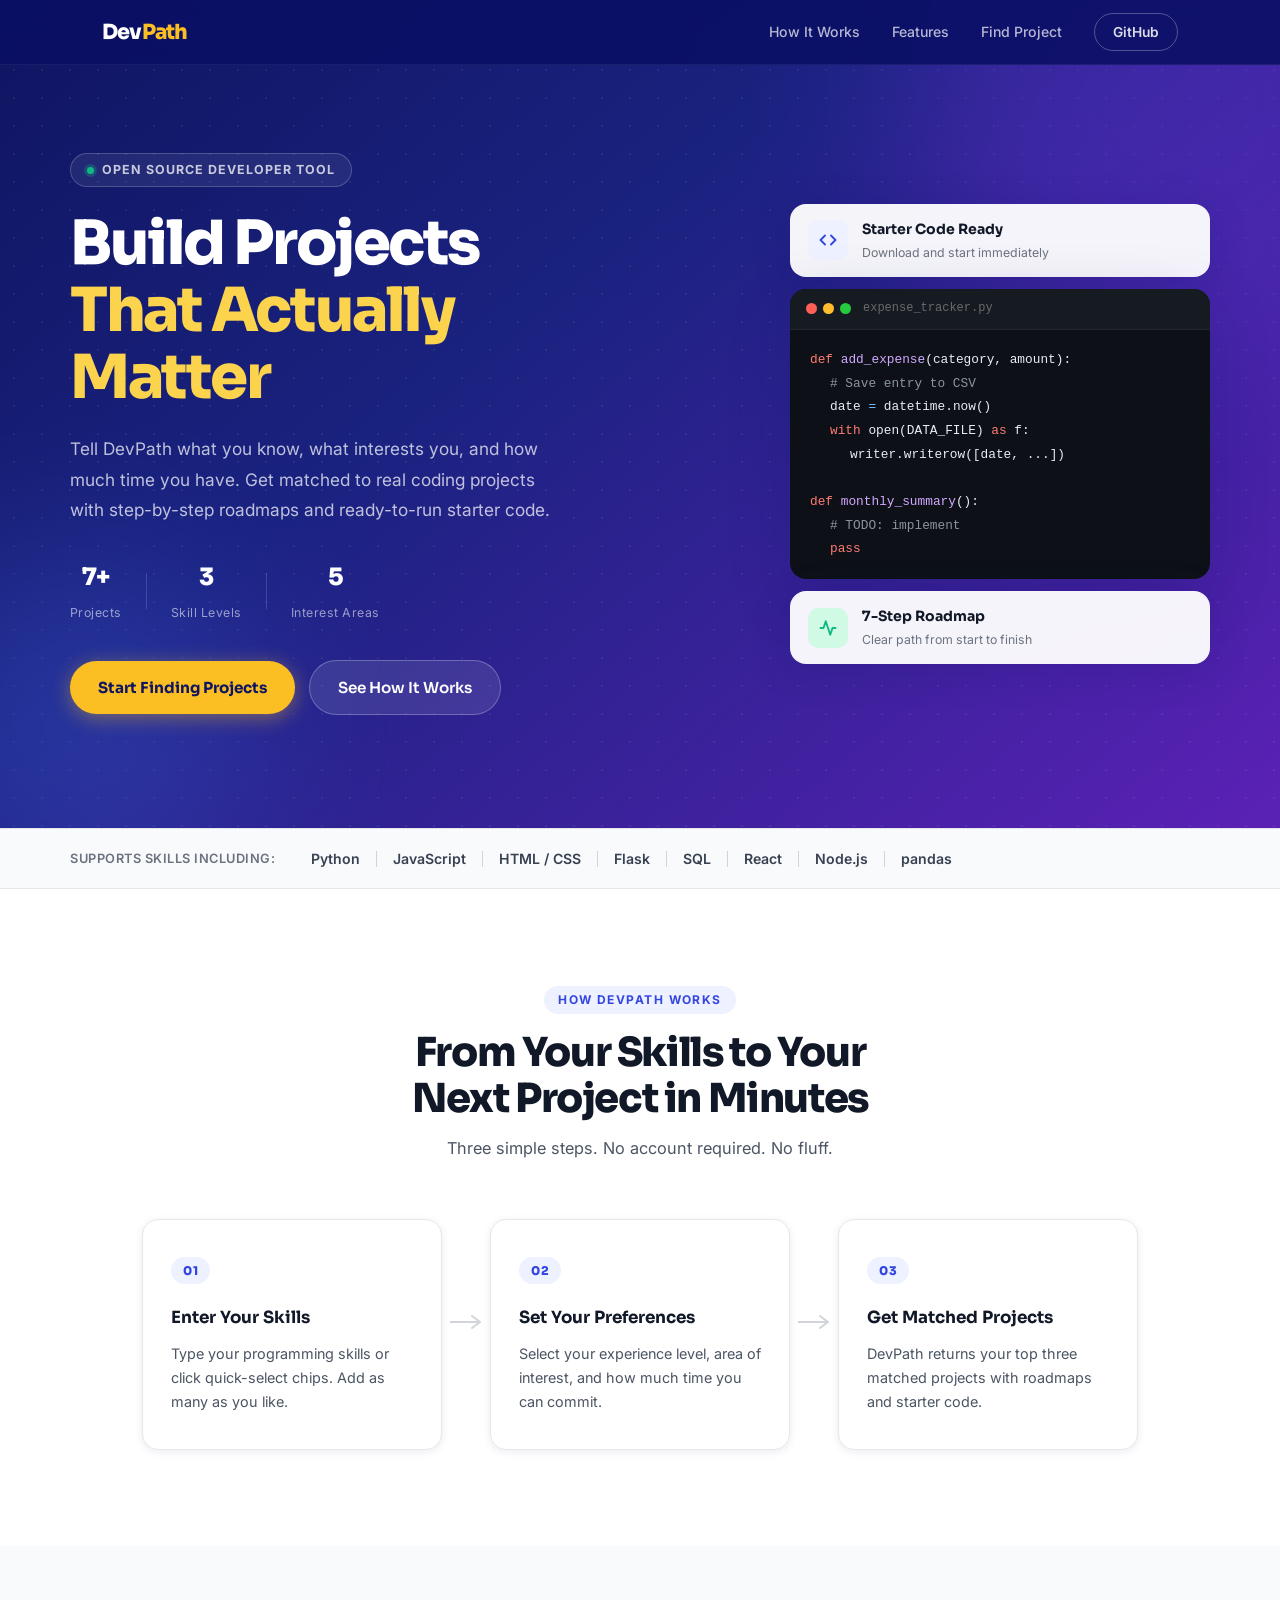
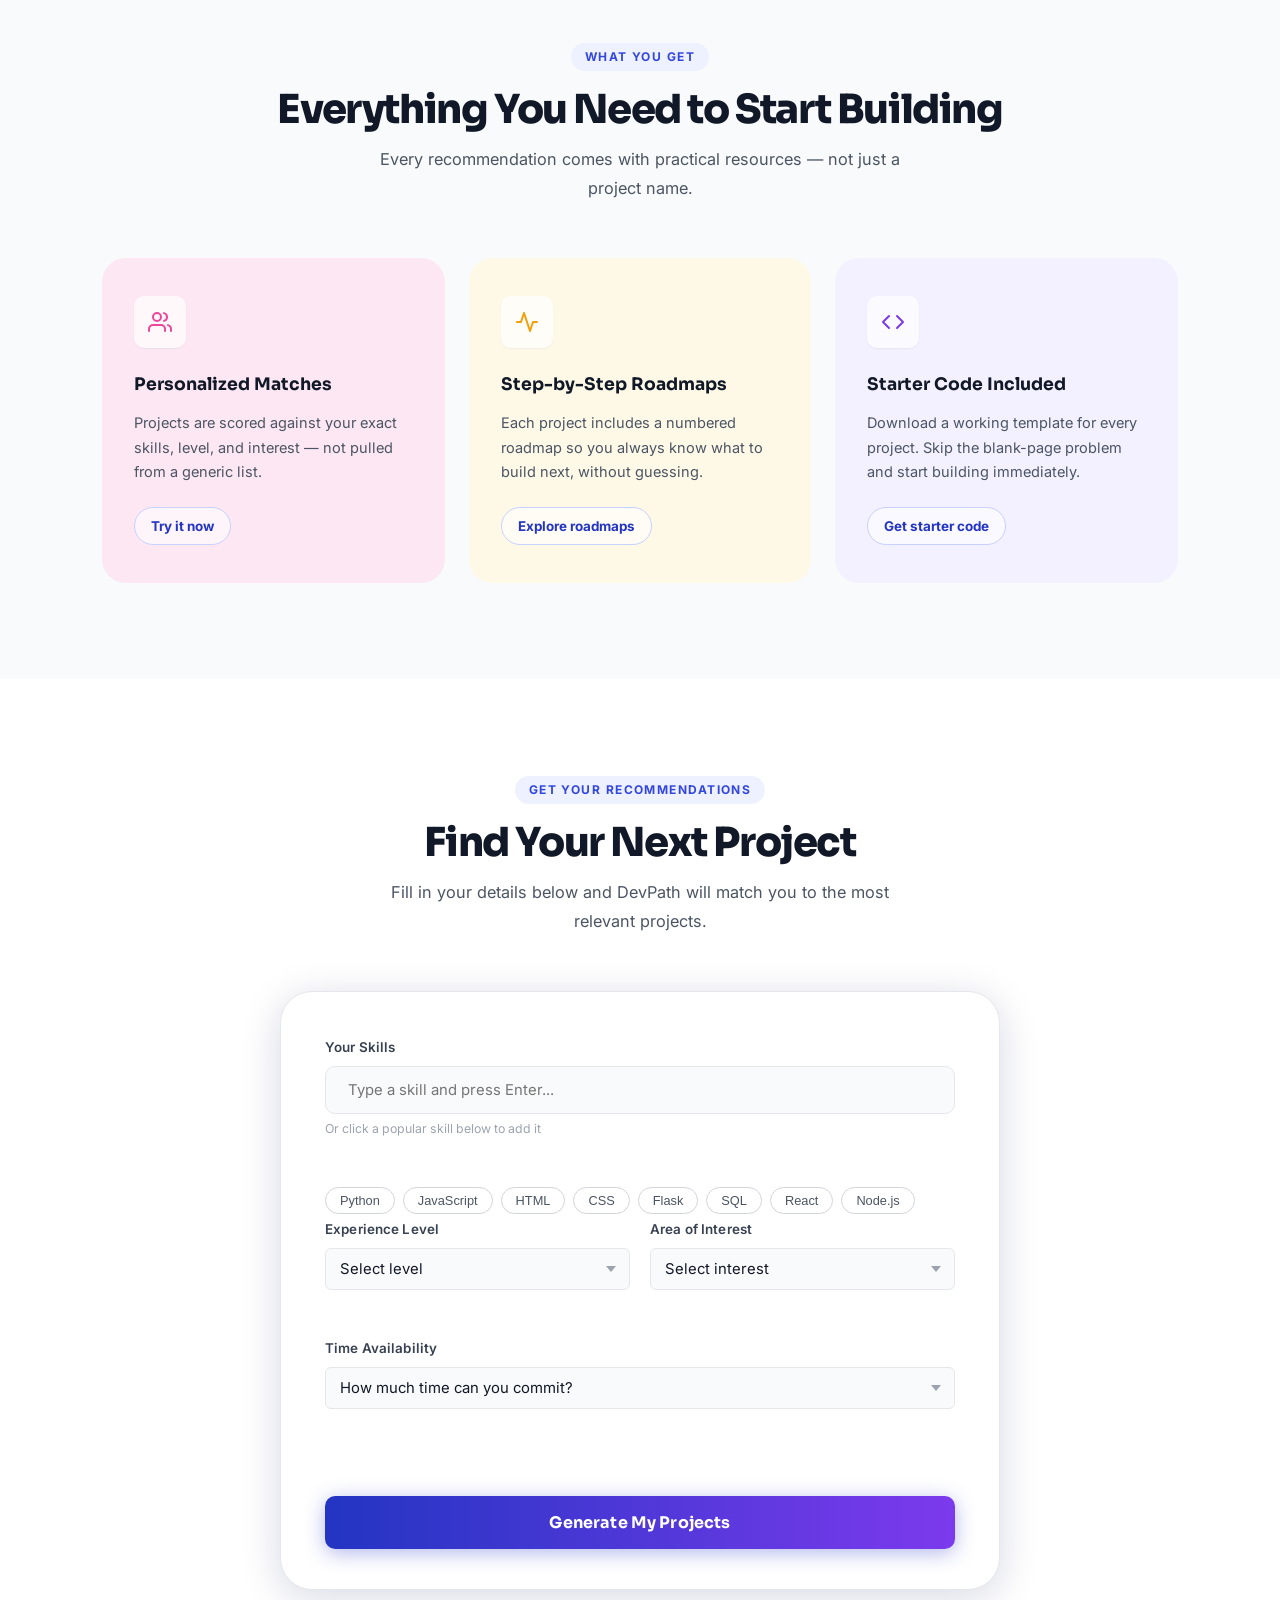
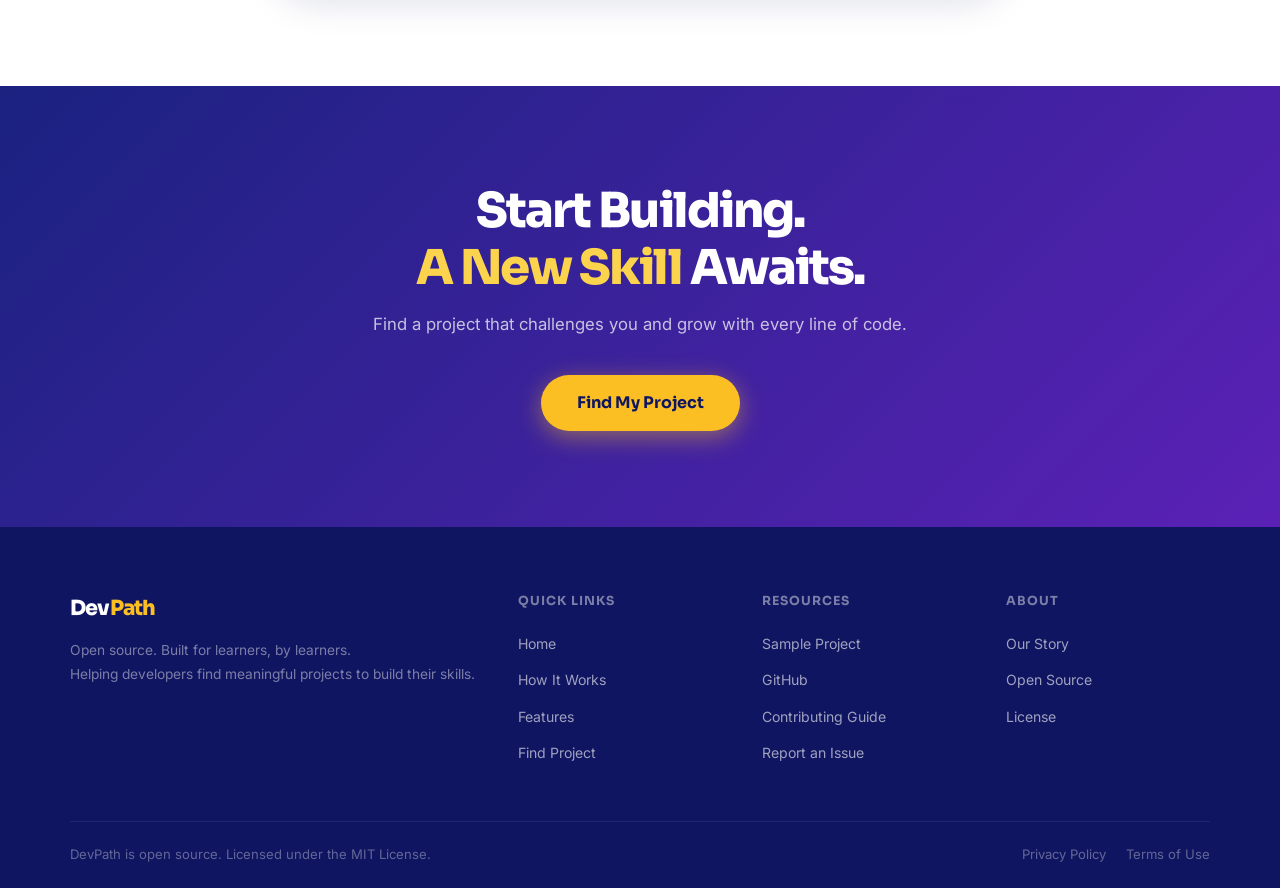
<file: templates/index.html>
<!DOCTYPE html>
<html lang="en">
<head>
  <meta charset="UTF-8" />
  <meta name="viewport" content="width=device-width, initial-scale=1.0" />
  <meta name="description" content="DevPath recommends real coding projects based on your skills, level, and interests — with full roadmaps and starter code." />
  <title>DevPath — Find Projects Based On Your Skills</title>
  <link rel="stylesheet" href="/static/style.css" />
  <link href="https://fonts.googleapis.com/css2?family=Sora:wght@400;600;700;800&family=Inter:wght@400;500;600&display=swap" rel="stylesheet" />
</head>
<body>

  <!-- ============================================================
       Navigation
       ============================================================ -->
  <nav class="navbar" id="navbar">
    <div class="nav-inner">
      <a href="/" class="nav-logo">Dev<span class="nav-logo-accent">Path</span></a>
      <div class="nav-links">
        <a href="#how-it-works" class="nav-link">How It Works</a>
        <a href="#features" class="nav-link">Features</a>
        <a href="#find-project" class="nav-link">Find Project</a>
        <a href="https://github.com" target="_blank" rel="noopener noreferrer" class="nav-btn-outline">GitHub</a>
      </div>
      <!-- Mobile hamburger toggle -->
      <button class="nav-mobile-toggle" id="nav-mobile-toggle" aria-label="Toggle navigation">
        <span></span><span></span><span></span>
      </button>
    </div>
    <!-- Mobile menu -->
    <div class="nav-mobile-menu" id="nav-mobile-menu">
      <a href="#how-it-works" class="nav-mobile-link">How It Works</a>
      <a href="#features" class="nav-mobile-link">Features</a>
      <a href="#find-project" class="nav-mobile-link">Find Project</a>
      <a href="https://github.com" target="_blank" rel="noopener noreferrer" class="nav-mobile-link">GitHub</a>
    </div>
  </nav>

  <!-- ============================================================
       Hero Section
       ============================================================ -->
  <section class="hero" id="home">
    <div class="hero-bg-grid"></div>

    <div class="hero-inner">
      <!-- Left: copy -->
      <div class="hero-copy">
        <div class="hero-badge">
          <span class="hero-badge-dot"></span>
          Open Source Developer Tool
        </div>

        <h1 class="hero-heading">
          Build Projects<br>
          <span class="hero-heading-accent">That Actually Matter</span>
        </h1>

        <p class="hero-subtext">
          Tell DevPath what you know, what interests you, and how much time
          you have. Get matched to real coding projects with step-by-step
          roadmaps and ready-to-run starter code.
        </p>

        <!-- Inline stat strip -->
        <div class="hero-stats">
          <div class="hero-stat">
            <span class="hero-stat-num">7+</span>
            <span class="hero-stat-label">Projects</span>
          </div>
          <div class="hero-stat-divider"></div>
          <div class="hero-stat">
            <span class="hero-stat-num">3</span>
            <span class="hero-stat-label">Skill Levels</span>
          </div>
          <div class="hero-stat-divider"></div>
          <div class="hero-stat">
            <span class="hero-stat-num">5</span>
            <span class="hero-stat-label">Interest Areas</span>
          </div>
        </div>

        <div class="hero-cta-row">
          <a href="#find-project" class="btn-hero-primary">Start Finding Projects</a>
          <a href="#how-it-works" class="btn-hero-ghost">See How It Works</a>
        </div>
      </div>

      <!-- Right: abstract visual panel -->
      <div class="hero-visual">
        <div class="hero-visual-card hero-visual-card--top">
          <div class="hvc-icon hvc-icon--blue">
            <svg width="18" height="18" viewBox="0 0 24 24" fill="none" stroke="currentColor" stroke-width="2.5" stroke-linecap="round" stroke-linejoin="round"><polyline points="16 18 22 12 16 6"/><polyline points="8 6 2 12 8 18"/></svg>
          </div>
          <div class="hvc-text">
            <span class="hvc-title">Starter Code Ready</span>
            <span class="hvc-sub">Download and start immediately</span>
          </div>
        </div>

        <div class="hero-visual-main">
          <div class="hvm-header">
            <span class="hvm-dot hvm-dot--red"></span>
            <span class="hvm-dot hvm-dot--yellow"></span>
            <span class="hvm-dot hvm-dot--green"></span>
            <span class="hvm-filename">expense_tracker.py</span>
          </div>
          <div class="hvm-code">
            <span class="hvm-line"><span class="hvm-kw">def</span> <span class="hvm-fn">add_expense</span>(category, amount):</span>
            <span class="hvm-line hvm-indent"><span class="hvm-cm"># Save entry to CSV</span></span>
            <span class="hvm-line hvm-indent">date <span class="hvm-op">=</span> datetime.now()</span>
            <span class="hvm-line hvm-indent"><span class="hvm-kw">with</span> open(DATA_FILE) <span class="hvm-kw">as</span> f:</span>
            <span class="hvm-line hvm-indent2">writer.writerow([date, ...])</span>
            <span class="hvm-line">&nbsp;</span>
            <span class="hvm-line"><span class="hvm-kw">def</span> <span class="hvm-fn">monthly_summary</span>():</span>
            <span class="hvm-line hvm-indent"><span class="hvm-cm"># TODO: implement</span></span>
            <span class="hvm-line hvm-indent"><span class="hvm-kw">pass</span></span>
          </div>
        </div>

        <div class="hero-visual-card hero-visual-card--bottom">
          <div class="hvc-icon hvc-icon--green">
            <svg width="18" height="18" viewBox="0 0 24 24" fill="none" stroke="currentColor" stroke-width="2.5" stroke-linecap="round" stroke-linejoin="round"><polyline points="22 12 18 12 15 21 9 3 6 12 2 12"/></svg>
          </div>
          <div class="hvc-text">
            <span class="hvc-title">7-Step Roadmap</span>
            <span class="hvc-sub">Clear path from start to finish</span>
          </div>
        </div>
      </div>
    </div>

    <!-- Decorative background blobs -->
    <div class="hero-blob hero-blob-1"></div>
    <div class="hero-blob hero-blob-2"></div>
  </section>

  <!-- ============================================================
       Language / Skill Strip (visual trust element)
       ============================================================ -->
  <div class="skill-strip">
    <div class="skill-strip-inner">
      <span class="skill-strip-label">Supports skills including:</span>
      <div class="skill-strip-items">
        <span class="ss-item">Python</span>
        <span class="ss-sep"></span>
        <span class="ss-item">JavaScript</span>
        <span class="ss-sep"></span>
        <span class="ss-item">HTML / CSS</span>
        <span class="ss-sep"></span>
        <span class="ss-item">Flask</span>
        <span class="ss-sep"></span>
        <span class="ss-item">SQL</span>
        <span class="ss-sep"></span>
        <span class="ss-item">React</span>
        <span class="ss-sep"></span>
        <span class="ss-item">Node.js</span>
        <span class="ss-sep"></span>
        <span class="ss-item">pandas</span>
      </div>
    </div>
  </div>

  <!-- ============================================================
       How It Works
       ============================================================ -->
  <section class="how-section" id="how-it-works">
    <div class="container">
      <div class="section-eyebrow">How DevPath Works</div>
      <h2 class="section-title">From Your Skills to Your<br>Next Project in Minutes</h2>
      <p class="section-sub">Three simple steps. No account required. No fluff.</p>

      <div class="steps-grid">
        <div class="step-card">
          <div class="step-num">01</div>
          <h3>Enter Your Skills</h3>
          <p>Type your programming skills or click quick-select chips. Add as many as you like.</p>
        </div>
        <div class="step-connector">
          <svg width="32" height="16" viewBox="0 0 32 16"><path d="M0 8 H28 M22 2 L30 8 L22 14" stroke="currentColor" stroke-width="2" fill="none" stroke-linecap="round" stroke-linejoin="round"/></svg>
        </div>
        <div class="step-card">
          <div class="step-num">02</div>
          <h3>Set Your Preferences</h3>
          <p>Select your experience level, area of interest, and how much time you can commit.</p>
        </div>
        <div class="step-connector">
          <svg width="32" height="16" viewBox="0 0 32 16"><path d="M0 8 H28 M22 2 L30 8 L22 14" stroke="currentColor" stroke-width="2" fill="none" stroke-linecap="round" stroke-linejoin="round"/></svg>
        </div>
        <div class="step-card">
          <div class="step-num">03</div>
          <h3>Get Matched Projects</h3>
          <p>DevPath returns your top three matched projects with roadmaps and starter code.</p>
        </div>
      </div>
    </div>
  </section>

  <!-- ============================================================
       Features Section
       ============================================================ -->
  <section class="features-section" id="features">
    <div class="container">
      <div class="section-eyebrow">What You Get</div>
      <h2 class="section-title">Everything You Need to Start Building</h2>
      <p class="section-sub">Every recommendation comes with practical resources — not just a project name.</p>

      <div class="features-grid">

        <div class="feature-card feature-card--pink">
          <div class="feature-card-icon">
            <svg width="24" height="24" viewBox="0 0 24 24" fill="none" stroke="currentColor" stroke-width="2" stroke-linecap="round" stroke-linejoin="round"><path d="M17 21v-2a4 4 0 0 0-4-4H5a4 4 0 0 0-4 4v2"/><circle cx="9" cy="7" r="4"/><path d="M23 21v-2a4 4 0 0 0-3-3.87"/><path d="M16 3.13a4 4 0 0 1 0 7.75"/></svg>
          </div>
          <h3>Personalized Matches</h3>
          <p>Projects are scored against your exact skills, level, and interest — not pulled from a generic list.</p>
          <a href="#find-project" class="feature-card-link">Try it now</a>
        </div>

        <div class="feature-card feature-card--yellow">
          <div class="feature-card-icon">
            <svg width="24" height="24" viewBox="0 0 24 24" fill="none" stroke="currentColor" stroke-width="2" stroke-linecap="round" stroke-linejoin="round"><polyline points="22 12 18 12 15 21 9 3 6 12 2 12"/></svg>
          </div>
          <h3>Step-by-Step Roadmaps</h3>
          <p>Each project includes a numbered roadmap so you always know what to build next, without guessing.</p>
          <a href="#find-project" class="feature-card-link">Explore roadmaps</a>
        </div>

        <div class="feature-card feature-card--purple">
          <div class="feature-card-icon">
            <svg width="24" height="24" viewBox="0 0 24 24" fill="none" stroke="currentColor" stroke-width="2" stroke-linecap="round" stroke-linejoin="round"><polyline points="16 18 22 12 16 6"/><polyline points="8 6 2 12 8 18"/></svg>
          </div>
          <h3>Starter Code Included</h3>
          <p>Download a working template for every project. Skip the blank-page problem and start building immediately.</p>
          <a href="#find-project" class="feature-card-link">Get starter code</a>
        </div>

      </div>
    </div>
  </section>

  <!-- ============================================================
       Find Project Form Section
       ============================================================ -->
  <section class="form-section" id="find-project">
    <div class="container">
      <div class="section-eyebrow">Get Your Recommendations</div>
      <h2 class="section-title">Find Your Next Project</h2>
      <p class="section-sub">Fill in your details below and DevPath will match you to the most relevant projects.</p>

      <div class="form-card-outer">
        <div class="form-card" id="form-section">
          <form id="recommend-form" novalidate>

            <!-- Skills input with chip selector -->
            <div class="form-group">
              <label for="skills-input">Your Skills</label>
              <div class="skill-input-wrap" id="skill-input-wrap">
                <div class="skill-chips-selected" id="skill-chips-selected"></div>
                <input
                  type="text"
                  id="skills-input"
                  placeholder="Type a skill and press Enter..."
                  autocomplete="off"
                  aria-required="true"
                  aria-describedby="skills-hint skills-error"
                />
              </div>
              <!-- Hidden field holds the final comma-separated value -->
              <input type="hidden" id="skills" name="skills" />
              <span id="skills-hint" class="form-hint">Or click a popular skill below to add it</span>
              <div class="form-error-msg" id="skills-error"></div>
            </div>

            <!-- Quick-select skill chips -->
            <div class="skill-chips-row" id="skill-chips-available">
              <button type="button" class="skill-chip" data-skill="Python">Python</button>
              <button type="button" class="skill-chip" data-skill="JavaScript">JavaScript</button>
              <button type="button" class="skill-chip" data-skill="HTML">HTML</button>
              <button type="button" class="skill-chip" data-skill="CSS">CSS</button>
              <button type="button" class="skill-chip" data-skill="Flask">Flask</button>
              <button type="button" class="skill-chip" data-skill="SQL">SQL</button>
              <button type="button" class="skill-chip" data-skill="React">React</button>
              <button type="button" class="skill-chip" data-skill="Node.js">Node.js</button>
            </div>

            <!-- Level + Interest in a row -->
            <div class="form-row">
              <div class="form-group">
                <label for="level">Experience Level</label>
                <div class="select-wrap">
                  <select id="level" name="level" aria-required="true" aria-describedby="level-error">
                    <option value="" disabled selected>Select level</option>
                    <option value="Beginner">Beginner</option>
                    <option value="Intermediate">Intermediate</option>
                    <option value="Advanced">Advanced</option>
                  </select>
                </div>
                <div class="form-error-msg" id="level-error"></div>
              </div>

              <div class="form-group">
                <label for="interest">Area of Interest</label>
                <div class="select-wrap">
                  <select id="interest" name="interest" aria-required="true" aria-describedby="interest-error">
                    <option value="" disabled selected>Select interest</option>
                    <option value="Web">Web Development</option>
                    <option value="Data">Data and Analytics</option>
                    <option value="Education">Education Tools</option>
                    <option value="Automation">Automation</option>
                    <option value="Games">Games</option>
                  </select>
                </div>
                <div class="form-error-msg" id="interest-error"></div>
              </div>
            </div>

            <!-- Time availability -->
            <div class="form-group">
              <label for="time">Time Availability</label>
              <div class="select-wrap">
                <select id="time" name="time" aria-required="true" aria-describedby="time-error">
                  <option value="" disabled selected>How much time can you commit?</option>
                  <option value="Low">Low — a few hours total</option>
                  <option value="Medium">Medium — across a weekend</option>
                  <option value="High">High — a week or more</option>
                </select>
              </div>
              <div class="form-error-msg" id="time-error"></div>
            </div>

            <!-- General error (shown above the button) -->
            <p class="form-error-general" id="form-error-general"></p>

            <!-- Submit button -->
            <button type="submit" class="btn-submit" id="submit-btn">
              <span id="btn-label">Generate My Projects</span>
              <span id="btn-loading" style="display:none;">Finding matches...</span>
            </button>

          </form>
        </div>
      </div>
    </div>
  </section>

  <!-- ============================================================
       Results Section
       ============================================================ -->
  <section class="results-section" id="results-section" style="display:none;">
    <div class="container">
      <div class="section-eyebrow">Your Matches</div>
      <h2 class="section-title">Recommended Projects</h2>
      <p class="section-sub" id="results-subtitle">Based on your inputs, here are your top matches.</p>

      <!-- Loading state -->
      <div id="results-loading" style="display:none;">
        <div class="loading-box">
          <div class="loading-dots"><span></span><span></span><span></span></div>
          <p>Finding the best projects for you...</p>
        </div>
      </div>

      <!-- Empty / no-match state -->
      <div id="results-empty" style="display:none;">
        <div class="empty-state">
          <div class="empty-icon">
            <svg width="52" height="52" viewBox="0 0 24 24" fill="none" stroke="currentColor" stroke-width="1.5" stroke-linecap="round" stroke-linejoin="round"><circle cx="11" cy="11" r="8"/><line x1="21" y1="21" x2="16.65" y2="16.65"/></svg>
          </div>
          <h3>No Projects Found</h3>
          <p id="empty-message">Try adjusting your skills or selecting a different interest area.</p>
          <button class="btn-try-again" onclick="document.getElementById('find-project').scrollIntoView({behavior:'smooth'})">Try Different Inputs</button>
        </div>
      </div>

      <!-- Cards grid -->
      <div class="results-grid" id="results-grid"></div>
    </div>
  </section>

  <!-- ============================================================
       CTA Banner
       ============================================================ -->
  <section class="cta-section">
    <div class="container">
      <div class="cta-inner">
        <h2>Start Building.<br><span class="cta-accent">A New Skill</span> Awaits.</h2>
        <p>Find a project that challenges you and grow with every line of code.</p>
        <a href="#find-project" class="btn-cta">Find My Project</a>
      </div>
    </div>
  </section>

  <!-- ============================================================
       Footer
       ============================================================ -->
  <footer class="footer">
    <div class="footer-inner">
      <div class="footer-col footer-col--brand">
        <span class="footer-logo">Dev<span class="footer-logo-accent">Path</span></span>
        <p class="footer-tagline">Open source. Built for learners, by learners.</p>
        <p class="footer-tagline">Helping developers find meaningful projects to build their skills.</p>
      </div>

      <div class="footer-col">
        <h4 class="footer-col-title">Quick Links</h4>
        <ul class="footer-links-list">
          <li><a href="/">Home</a></li>
          <li><a href="#how-it-works">How It Works</a></li>
          <li><a href="#features">Features</a></li>
          <li><a href="#find-project">Find Project</a></li>
        </ul>
      </div>

      <div class="footer-col">
        <h4 class="footer-col-title">Resources</h4>
        <ul class="footer-links-list">
          <li><a href="/project/1">Sample Project</a></li>
          <li><a href="https://github.com" target="_blank" rel="noopener noreferrer">GitHub</a></li>
          <li><a href="https://github.com" target="_blank" rel="noopener noreferrer">Contributing Guide</a></li>
          <li><a href="https://github.com" target="_blank" rel="noopener noreferrer">Report an Issue</a></li>
        </ul>
      </div>

      <div class="footer-col">
        <h4 class="footer-col-title">About</h4>
        <ul class="footer-links-list">
          <li><a href="https://github.com" target="_blank" rel="noopener noreferrer">Our Story</a></li>
          <li><a href="https://github.com" target="_blank" rel="noopener noreferrer">Open Source</a></li>
          <li><a href="https://github.com" target="_blank" rel="noopener noreferrer">License</a></li>
        </ul>
      </div>
    </div>

    <div class="footer-bottom">
      <p>DevPath is open source. Licensed under the MIT License.</p>
      <div class="footer-bottom-links">
        <a href="https://github.com" target="_blank" rel="noopener noreferrer">Privacy Policy</a>
        <a href="https://github.com" target="_blank" rel="noopener noreferrer">Terms of Use</a>
      </div>
    </div>
  </footer>

  <script src="/static/script.js"></script>
</body>
</html>
</file>
<file: static/style.css>
/* =============================================================
   style.css — DevPath
   Design language: bold blue/indigo hero, clean white sections,
   coloured feature cards, strong CTA, multi-column footer.
   Inspired by modern EdTech SaaS aesthetics.
   ============================================================= */

/* ---- Variables -------------------------------------------- */
:root {
  /* Core palette */
  --indigo-900: #0f1560;
  --indigo-800: #1a2280;
  --indigo-700: #2335c2;
  --indigo-600: #3347e0;
  --indigo-500: #4f6ef7;
  --indigo-100: #eef1ff;
  --indigo-50:  #f5f7ff;

  --purple-700: #5b21b6;
  --purple-600: #7c3aed;
  --purple-100: #f3f0ff;

  --yellow-400: #fbbf24;
  --yellow-300: #fcd34d;
  --yellow-100: #fef9e7;

  --pink-100:   #fce7f3;
  --pink-500:   #ec4899;

  --green-500:  #10b981;
  --green-100:  #d1fae5;

  --orange-500: #f59e0b;
  --red-500:    #ef4444;

  /* Neutrals */
  --white:      #ffffff;
  --gray-50:    #f9fafb;
  --gray-100:   #f3f4f6;
  --gray-200:   #e5e7eb;
  --gray-300:   #d1d5db;
  --gray-400:   #9ca3af;
  --gray-500:   #6b7280;
  --gray-600:   #4b5563;
  --gray-700:   #374151;
  --gray-900:   #111827;

  /* Semantic */
  --text-heading: var(--gray-900);
  --text-body:    var(--gray-600);
  --text-light:   var(--gray-400);
  --border:       var(--gray-200);

  /* Shadows */
  --shadow-xs: 0 1px 2px rgba(15, 21, 96, 0.05);
  --shadow-sm: 0 2px 8px rgba(15, 21, 96, 0.08);
  --shadow-md: 0 4px 20px rgba(15, 21, 96, 0.12);
  --shadow-lg: 0 8px 40px rgba(15, 21, 96, 0.16);
  --shadow-xl: 0 16px 60px rgba(15, 21, 96, 0.22);

  /* Radii */
  --r-xs:  6px;
  --r-sm:  10px;
  --r-md:  16px;
  --r-lg:  24px;
  --r-xl:  32px;
  --r-full: 9999px;

  /* Fonts */
  --font-display: "Sora", sans-serif;
  --font-body:    "Inter", sans-serif;
  --font-mono:    "JetBrains Mono", "Courier New", monospace;

  /* Transition */
  --t: 0.2s ease;
}

/* ---- Reset ------------------------------------------------- */
*, *::before, *::after { box-sizing: border-box; margin: 0; padding: 0; }
html { scroll-behavior: smooth; }
body {
  font-family: var(--font-body);
  color: var(--gray-700);
  background: var(--white);
  line-height: 1.65;
  -webkit-font-smoothing: antialiased;
}
img { display: block; max-width: 100%; }
a { color: var(--indigo-500); text-decoration: none; }
a:hover { text-decoration: underline; }
ul, ol { list-style: none; }

/* ---- Shared utilities -------------------------------------- */
.container {
  max-width: 1140px;
  margin: 0 auto;
  padding: 0 32px;
}

.section-eyebrow {
  display: inline-block;
  font-size: 0.75rem;
  font-weight: 700;
  letter-spacing: 0.12em;
  text-transform: uppercase;
  color: var(--indigo-600);
  background: var(--indigo-100);
  border-radius: var(--r-full);
  padding: 4px 14px;
  margin-bottom: 16px;
}

.section-title {
  font-family: var(--font-display);
  font-size: clamp(1.75rem, 3.5vw, 2.5rem);
  font-weight: 800;
  color: var(--text-heading);
  letter-spacing: -0.035em;
  line-height: 1.15;
  margin-bottom: 12px;
}

.section-sub {
  font-size: 1.02rem;
  color: var(--text-body);
  max-width: 540px;
  margin: 0 auto 56px;
  line-height: 1.75;
}

/* ---- Navigation ------------------------------------------- */
.navbar {
  position: fixed;
  top: 0; left: 0; right: 0;
  z-index: 200;
  background: rgba(10, 15, 100, 0.88);
  backdrop-filter: blur(16px);
  -webkit-backdrop-filter: blur(16px);
  border-bottom: 1px solid rgba(255,255,255,0.06);
  transition: background var(--t);
}

.nav-inner {
  max-width: 1140px;
  margin: 0 auto;
  padding: 0 32px;
  height: 64px;
  display: flex;
  align-items: center;
  justify-content: space-between;
}

.nav-logo {
  font-family: var(--font-display);
  font-size: 1.3rem;
  font-weight: 800;
  color: var(--white);
  letter-spacing: -0.04em;
}
.nav-logo:hover { text-decoration: none; }
.nav-logo-accent { color: var(--yellow-400); }

.nav-links { display: flex; align-items: center; gap: 32px; }

.nav-link {
  font-size: 0.88rem;
  font-weight: 500;
  color: rgba(255,255,255,0.7);
  transition: color var(--t);
}
.nav-link:hover { color: var(--white); text-decoration: none; }

.nav-btn-outline {
  font-size: 0.86rem;
  font-weight: 600;
  color: rgba(255,255,255,0.85);
  border: 1.5px solid rgba(255,255,255,0.28);
  border-radius: var(--r-full);
  padding: 7px 18px;
  transition: background var(--t), border-color var(--t);
}
.nav-btn-outline:hover {
  background: rgba(255,255,255,0.1);
  border-color: rgba(255,255,255,0.45);
  text-decoration: none;
}

/* Mobile hamburger */
.nav-mobile-toggle {
  display: none;
  flex-direction: column;
  gap: 5px;
  background: none;
  border: none;
  cursor: pointer;
  padding: 4px;
}
.nav-mobile-toggle span {
  display: block;
  width: 22px;
  height: 2px;
  background: var(--white);
  border-radius: 2px;
  transition: transform var(--t), opacity var(--t);
}
.nav-mobile-toggle.open span:nth-child(1) { transform: translateY(7px) rotate(45deg); }
.nav-mobile-toggle.open span:nth-child(2) { opacity: 0; }
.nav-mobile-toggle.open span:nth-child(3) { transform: translateY(-7px) rotate(-45deg); }

.nav-mobile-menu {
  display: none;
  flex-direction: column;
  padding: 16px 32px 20px;
  background: var(--indigo-900);
  border-top: 1px solid rgba(255,255,255,0.06);
}
.nav-mobile-menu.open { display: flex; }
.nav-mobile-link {
  font-size: 0.95rem;
  font-weight: 500;
  color: rgba(255,255,255,0.8);
  padding: 10px 0;
  border-bottom: 1px solid rgba(255,255,255,0.06);
}
.nav-mobile-link:hover { color: var(--white); text-decoration: none; }
.nav-mobile-link:last-child { border-bottom: none; }

/* ---- Hero Section ----------------------------------------- */
.hero {
  position: relative;
  overflow: hidden;
  background: linear-gradient(140deg, var(--indigo-900) 0%, var(--indigo-800) 40%, var(--purple-700) 100%);
  padding: 130px 32px 90px;
  min-height: 92vh;
  display: flex;
  align-items: center;
}

/* Subtle dot-grid overlay */
.hero-bg-grid {
  position: absolute;
  inset: 0;
  background-image: radial-gradient(rgba(255,255,255,0.06) 1px, transparent 1px);
  background-size: 28px 28px;
  pointer-events: none;
}

.hero-inner {
  position: relative;
  z-index: 2;
  max-width: 1140px;
  margin: 0 auto;
  display: grid;
  grid-template-columns: 1fr 420px;
  gap: 64px;
  align-items: center;
  width: 100%;
}

/* Copy column */
.hero-copy { max-width: 580px; }

.hero-badge {
  display: inline-flex;
  align-items: center;
  gap: 8px;
  font-size: 0.78rem;
  font-weight: 700;
  letter-spacing: 0.08em;
  text-transform: uppercase;
  color: rgba(255,255,255,0.75);
  border: 1px solid rgba(255,255,255,0.2);
  background: rgba(255,255,255,0.07);
  border-radius: var(--r-full);
  padding: 6px 16px;
  margin-bottom: 24px;
}
.hero-badge-dot {
  width: 7px; height: 7px;
  border-radius: 50%;
  background: var(--green-500);
  box-shadow: 0 0 0 3px rgba(16, 185, 129, 0.25);
}

.hero-heading {
  font-family: var(--font-display);
  font-size: clamp(2.4rem, 5vw, 3.8rem);
  font-weight: 800;
  color: var(--white);
  line-height: 1.1;
  letter-spacing: -0.04em;
  margin-bottom: 22px;
}
.hero-heading-accent { color: var(--yellow-300); }

.hero-subtext {
  font-size: 1.08rem;
  color: rgba(255,255,255,0.72);
  line-height: 1.78;
  margin-bottom: 32px;
  max-width: 500px;
}

/* Stat strip */
.hero-stats {
  display: flex;
  align-items: center;
  gap: 24px;
  margin-bottom: 36px;
}
.hero-stat { text-align: center; }
.hero-stat-num {
  display: block;
  font-family: var(--font-display);
  font-size: 1.5rem;
  font-weight: 800;
  color: var(--white);
  letter-spacing: -0.03em;
}
.hero-stat-label {
  font-size: 0.77rem;
  color: rgba(255,255,255,0.55);
  letter-spacing: 0.04em;
}
.hero-stat-divider {
  width: 1px;
  height: 36px;
  background: rgba(255,255,255,0.15);
}

/* Hero CTA buttons */
.hero-cta-row { display: flex; align-items: center; gap: 14px; flex-wrap: wrap; }

.btn-hero-primary {
  display: inline-flex;
  align-items: center;
  gap: 8px;
  padding: 14px 28px;
  background: var(--yellow-400);
  color: var(--indigo-900);
  font-family: var(--font-display);
  font-size: 0.95rem;
  font-weight: 700;
  border-radius: var(--r-full);
  box-shadow: 0 4px 20px rgba(251, 191, 36, 0.4);
  transition: background var(--t), transform var(--t), box-shadow var(--t);
}
.btn-hero-primary:hover {
  background: var(--yellow-300);
  transform: translateY(-2px);
  box-shadow: 0 6px 28px rgba(251, 191, 36, 0.5);
  text-decoration: none;
}

.btn-hero-ghost {
  display: inline-flex;
  align-items: center;
  gap: 8px;
  padding: 14px 28px;
  background: rgba(255,255,255,0.1);
  border: 1.5px solid rgba(255,255,255,0.25);
  color: var(--white);
  font-family: var(--font-display);
  font-size: 0.95rem;
  font-weight: 600;
  border-radius: var(--r-full);
  transition: background var(--t);
}
.btn-hero-ghost:hover { background: rgba(255,255,255,0.18); text-decoration: none; }

/* Visual column (code preview cards) */
.hero-visual {
  position: relative;
  display: flex;
  flex-direction: column;
  gap: 12px;
}

/* Floating info cards */
.hero-visual-card {
  display: flex;
  align-items: center;
  gap: 14px;
  background: rgba(255,255,255,0.95);
  border-radius: var(--r-md);
  padding: 14px 18px;
  box-shadow: var(--shadow-lg);
}
.hvc-icon {
  width: 40px; height: 40px;
  border-radius: var(--r-sm);
  display: flex; align-items: center; justify-content: center;
  flex-shrink: 0;
}
.hvc-icon--blue { background: var(--indigo-100); color: var(--indigo-600); }
.hvc-icon--green { background: var(--green-100); color: var(--green-500); }
.hvc-text { display: flex; flex-direction: column; gap: 2px; }
.hvc-title { font-family: var(--font-display); font-size: 0.88rem; font-weight: 700; color: var(--gray-900); }
.hvc-sub   { font-size: 0.77rem; color: var(--gray-500); }

/* Code preview card */
.hero-visual-main {
  background: #0d1117;
  border-radius: var(--r-md);
  overflow: hidden;
  box-shadow: var(--shadow-xl);
}
.hvm-header {
  display: flex;
  align-items: center;
  gap: 6px;
  padding: 10px 16px;
  background: #161b22;
  border-bottom: 1px solid rgba(255,255,255,0.05);
}
.hvm-dot { width: 11px; height: 11px; border-radius: 50%; flex-shrink: 0; }
.hvm-dot--red    { background: #ff5f56; }
.hvm-dot--yellow { background: #ffbd2e; }
.hvm-dot--green  { background: #27c93f; }
.hvm-filename { font-family: var(--font-mono); font-size: 0.75rem; color: rgba(255,255,255,0.35); margin-left: 6px; }

.hvm-code {
  padding: 18px 20px;
  display: flex;
  flex-direction: column;
  gap: 0;
  font-family: var(--font-mono);
  font-size: 0.8rem;
  line-height: 1.85;
}
.hvm-line { display: block; color: #e6edf3; }
.hvm-indent  { padding-left: 20px; }
.hvm-indent2 { padding-left: 40px; }
.hvm-kw { color: #ff7b72; }
.hvm-fn { color: #d2a8ff; }
.hvm-cm { color: #8b949e; }
.hvm-op { color: #79c0ff; }

/* Hero decorative blobs */
.hero-blob {
  position: absolute;
  border-radius: 50%;
  pointer-events: none;
  filter: blur(90px);
  opacity: 0.25;
}
.hero-blob-1 {
  width: 560px; height: 560px;
  background: var(--purple-600);
  top: -180px; right: -180px;
}
.hero-blob-2 {
  width: 360px; height: 360px;
  background: var(--indigo-500);
  bottom: -80px; left: -100px;
}

/* ---- Skill Strip ------------------------------------------ */
.skill-strip {
  background: var(--gray-50);
  border-top: 1px solid var(--border);
  border-bottom: 1px solid var(--border);
  padding: 18px 32px;
}
.skill-strip-inner {
  max-width: 1140px;
  margin: 0 auto;
  display: flex;
  align-items: center;
  gap: 20px;
  flex-wrap: wrap;
}
.skill-strip-label {
  font-size: 0.8rem;
  font-weight: 600;
  color: var(--gray-500);
  letter-spacing: 0.04em;
  text-transform: uppercase;
  white-space: nowrap;
}
.skill-strip-items {
  display: flex;
  align-items: center;
  flex-wrap: wrap;
  gap: 0;
}
.ss-item {
  font-size: 0.88rem;
  font-weight: 600;
  color: var(--gray-700);
  padding: 0 16px;
}
.ss-sep {
  width: 1px;
  height: 16px;
  background: var(--gray-300);
  flex-shrink: 0;
}

/* ---- How It Works ----------------------------------------- */
.how-section {
  padding: 96px 0;
  background: var(--white);
  text-align: center;
}

.steps-grid {
  display: flex;
  align-items: center;
  justify-content: center;
  gap: 0;
  margin-top: 16px;
}

.step-card {
  flex: 1;
  max-width: 300px;
  background: var(--white);
  border: 1.5px solid var(--border);
  border-radius: var(--r-md);
  padding: 36px 28px;
  text-align: left;
  box-shadow: var(--shadow-sm);
  transition: box-shadow var(--t), transform var(--t);
}
.step-card:hover { box-shadow: var(--shadow-md); transform: translateY(-3px); }

.step-num {
  font-family: var(--font-display);
  font-size: 0.75rem;
  font-weight: 800;
  letter-spacing: 0.06em;
  color: var(--indigo-600);
  background: var(--indigo-100);
  display: inline-block;
  padding: 4px 12px;
  border-radius: var(--r-full);
  margin-bottom: 20px;
}

.step-card h3 {
  font-family: var(--font-display);
  font-size: 1.05rem;
  font-weight: 700;
  color: var(--text-heading);
  margin-bottom: 10px;
}
.step-card p { font-size: 0.9rem; color: var(--text-body); line-height: 1.65; }

.step-connector {
  color: var(--gray-300);
  padding: 0 8px;
  flex-shrink: 0;
  margin-bottom: 20px;
}

/* ---- Features Section ------------------------------------- */
.features-section {
  padding: 96px 0;
  background: var(--gray-50);
  text-align: center;
}

.features-grid {
  display: grid;
  grid-template-columns: repeat(3, 1fr);
  gap: 24px;
  text-align: left;
  margin-top: 16px;
}

/* Feature cards with distinct colour backgrounds (Eduvo style) */
.feature-card {
  border-radius: var(--r-lg);
  padding: 38px 32px;
  position: relative;
  overflow: hidden;
  transition: transform var(--t), box-shadow var(--t);
}
.feature-card:hover { transform: translateY(-5px); box-shadow: var(--shadow-md); }

.feature-card--pink   { background: var(--pink-100); }
.feature-card--yellow { background: var(--yellow-100); }
.feature-card--purple { background: var(--purple-100); }

.feature-card-icon {
  width: 52px; height: 52px;
  background: rgba(255,255,255,0.7);
  border-radius: var(--r-sm);
  display: flex; align-items: center; justify-content: center;
  margin-bottom: 22px;
  box-shadow: var(--shadow-xs);
}
.feature-card--pink   .feature-card-icon { color: var(--pink-500); }
.feature-card--yellow .feature-card-icon { color: var(--orange-500); }
.feature-card--purple .feature-card-icon { color: var(--purple-600); }

.feature-card h3 {
  font-family: var(--font-display);
  font-size: 1.08rem;
  font-weight: 700;
  color: var(--text-heading);
  margin-bottom: 12px;
}
.feature-card p {
  font-size: 0.91rem;
  color: var(--gray-600);
  line-height: 1.7;
  margin-bottom: 22px;
}

.feature-card-link {
  display: inline-flex;
  align-items: center;
  gap: 6px;
  font-size: 0.84rem;
  font-weight: 700;
  color: var(--indigo-700);
  border: 1.5px solid var(--indigo-200, #c7d2fe);
  background: rgba(255,255,255,0.6);
  padding: 7px 16px;
  border-radius: var(--r-full);
  transition: background var(--t), border-color var(--t);
}
.feature-card-link:hover {
  background: var(--white);
  border-color: var(--indigo-500);
  text-decoration: none;
}

/* ---- Form Section ----------------------------------------- */
.form-section {
  padding: 96px 0;
  background: var(--white);
  text-align: center;
}

.form-card-outer {
  max-width: 720px;
  margin: 0 auto;
}

.form-card {
  background: var(--white);
  border: 1.5px solid var(--border);
  border-radius: var(--r-xl);
  padding: 44px 44px 40px;
  box-shadow: var(--shadow-lg);
  text-align: left;
}

/* Form groups */
.form-group { margin-bottom: 24px; }

.form-row {
  display: grid;
  grid-template-columns: 1fr 1fr;
  gap: 20px;
}

label {
  display: block;
  font-size: 0.84rem;
  font-weight: 600;
  color: var(--gray-700);
  margin-bottom: 8px;
  letter-spacing: 0.01em;
}

/* Skill input wrap */
.skill-input-wrap {
  border: 1.5px solid var(--border);
  border-radius: var(--r-sm);
  background: var(--gray-50);
  min-height: 48px;
  padding: 6px 10px;
  display: flex;
  flex-wrap: wrap;
  align-items: center;
  gap: 6px;
  cursor: text;
  transition: border-color var(--t), box-shadow var(--t);
}
.skill-input-wrap:focus-within {
  border-color: var(--indigo-500);
  box-shadow: 0 0 0 3px rgba(79, 110, 247, 0.12);
  background: var(--white);
}

/* An added skill chip inside the wrap */
.skill-chip-selected {
  display: inline-flex;
  align-items: center;
  gap: 5px;
  font-size: 0.8rem;
  font-weight: 600;
  color: var(--indigo-700);
  background: var(--indigo-100);
  border: 1px solid rgba(79, 110, 247, 0.2);
  border-radius: var(--r-full);
  padding: 3px 10px 3px 12px;
}
.skill-chip-remove {
  background: none;
  border: none;
  cursor: pointer;
  color: var(--indigo-500);
  font-size: 1rem;
  line-height: 1;
  padding: 0;
  display: flex;
  align-items: center;
  transition: color var(--t);
}
.skill-chip-remove:hover { color: var(--red-500); }

/* Text input inside the skill wrap */
.skill-input-wrap input[type="text"] {
  border: none;
  background: transparent;
  padding: 4px 6px;
  flex: 1;
  min-width: 140px;
  box-shadow: none;
  font-family: var(--font-body);
  font-size: 0.93rem;
  color: var(--gray-900);
}
.skill-input-wrap input[type="text"]:focus {
  outline: none;
  box-shadow: none;
}

/* Quick-select chips row */
.skill-chips-row {
  display: flex;
  flex-wrap: wrap;
  gap: 8px;
  margin-top: 10px;
  margin-bottom: 4px;
}

.skill-chip {
  font-size: 0.8rem;
  font-weight: 500;
  color: var(--gray-600);
  background: var(--white);
  border: 1.5px solid var(--gray-300);
  border-radius: var(--r-full);
  padding: 5px 14px;
  cursor: pointer;
  transition: background var(--t), border-color var(--t), color var(--t);
}
.skill-chip:hover, .skill-chip.active {
  background: var(--indigo-700);
  border-color: var(--indigo-700);
  color: var(--white);
}

/* Select wrapper with custom chevron */
.select-wrap { position: relative; }
.select-wrap::after {
  content: "";
  position: absolute;
  right: 14px; top: 50%;
  transform: translateY(-50%);
  width: 0; height: 0;
  border-left: 5px solid transparent;
  border-right: 5px solid transparent;
  border-top: 6px solid var(--gray-400);
  pointer-events: none;
}

select, input[type="text"]:not(.skill-input-wrap input) {
  width: 100%;
  padding: 11px 14px;
  border: 1.5px solid var(--border);
  border-radius: var(--r-xs);
  font-family: var(--font-body);
  font-size: 0.93rem;
  color: var(--gray-900);
  background: var(--gray-50);
  appearance: none;
  -webkit-appearance: none;
  transition: border-color var(--t), box-shadow var(--t);
}
select:focus {
  outline: none;
  border-color: var(--indigo-500);
  box-shadow: 0 0 0 3px rgba(79, 110, 247, 0.12);
  background: var(--white);
}

/* Form hints and error messages */
.form-hint {
  display: block;
  font-size: 0.77rem;
  color: var(--gray-400);
  margin-top: 5px;
}
.form-error-msg {
  font-size: 0.81rem;
  color: var(--red-500);
  margin-top: 5px;
  min-height: 18px;
  font-weight: 500;
}
.form-error-general {
  font-size: 0.84rem;
  color: var(--red-500);
  margin-bottom: 12px;
  min-height: 20px;
  font-weight: 500;
}

/* Main submit button */
.btn-submit {
  width: 100%;
  padding: 16px 24px;
  background: linear-gradient(90deg, var(--indigo-700) 0%, var(--purple-600) 100%);
  color: var(--white);
  border: none;
  border-radius: var(--r-sm);
  font-family: var(--font-display);
  font-size: 1rem;
  font-weight: 700;
  cursor: pointer;
  letter-spacing: 0.01em;
  box-shadow: 0 4px 20px rgba(35, 53, 194, 0.35);
  transition: opacity var(--t), transform var(--t), box-shadow var(--t);
  margin-top: 8px;
}
.btn-submit:hover {
  opacity: 0.93;
  transform: translateY(-1px);
  box-shadow: 0 6px 28px rgba(35, 53, 194, 0.42);
}
.btn-submit:disabled { opacity: 0.55; cursor: not-allowed; transform: none; box-shadow: none; }

/* ---- Results Section -------------------------------------- */
.results-section {
  padding: 80px 0 108px;
  background: var(--indigo-50);
  text-align: center;
}

.loading-box {
  padding: 56px 0;
  color: var(--text-body);
}
.loading-dots {
  display: flex;
  justify-content: center;
  gap: 8px;
  margin-bottom: 18px;
}
.loading-dots span {
  width: 11px; height: 11px;
  background: var(--indigo-500);
  border-radius: 50%;
  animation: dotBounce 1.2s ease-in-out infinite;
}
.loading-dots span:nth-child(2) { animation-delay: 0.2s; }
.loading-dots span:nth-child(3) { animation-delay: 0.4s; }
@keyframes dotBounce {
  0%, 80%, 100% { transform: scale(0.6); opacity: 0.4; }
  40%           { transform: scale(1.1); opacity: 1;   }
}

/* Empty state */
.empty-state {
  padding: 64px 0 32px;
}
.empty-icon { color: var(--gray-300); margin-bottom: 20px; }
.empty-state h3 {
  font-family: var(--font-display);
  font-size: 1.3rem;
  font-weight: 700;
  color: var(--text-heading);
  margin-bottom: 10px;
}
.empty-state p { color: var(--text-body); margin-bottom: 24px; }
.btn-try-again {
  padding: 11px 24px;
  background: var(--indigo-100);
  color: var(--indigo-700);
  border: 1.5px solid rgba(79, 110, 247, 0.25);
  border-radius: var(--r-full);
  font-family: var(--font-body);
  font-size: 0.9rem;
  font-weight: 600;
  cursor: pointer;
  transition: background var(--t);
}
.btn-try-again:hover { background: var(--indigo-100); }

/* Results grid */
.results-grid {
  display: grid;
  grid-template-columns: repeat(auto-fill, minmax(320px, 1fr));
  gap: 26px;
  text-align: left;
  margin-top: 16px;
}

/* Project card */
.project-card {
  background: var(--white);
  border: 1.5px solid var(--border);
  border-radius: var(--r-lg);
  padding: 30px 28px;
  box-shadow: var(--shadow-sm);
  display: flex;
  flex-direction: column;
  gap: 16px;
  transition: box-shadow var(--t), transform var(--t), border-color var(--t);
}
.project-card:hover {
  box-shadow: var(--shadow-lg);
  transform: translateY(-5px);
  border-color: rgba(79, 110, 247, 0.3);
}

.project-card-title {
  font-family: var(--font-display);
  font-size: 1.08rem;
  font-weight: 700;
  color: var(--text-heading);
}
.project-card-desc {
  font-size: 0.88rem;
  color: var(--text-body);
  line-height: 1.7;
  flex: 1;
}

.project-card-tags {
  display: flex;
  flex-wrap: wrap;
  gap: 7px;
}
.project-tag {
  font-size: 0.74rem;
  font-weight: 600;
  padding: 3px 11px;
  border-radius: var(--r-full);
}
.project-tag--skill        { background: var(--indigo-100); color: var(--indigo-700); }
.project-tag--time         { background: var(--gray-100);   color: var(--gray-600);  }
.project-tag--beginner     { background: var(--green-100);  color: #065f46; }
.project-tag--intermediate { background: var(--yellow-100); color: #78350f; }
.project-tag--advanced     { background: #fee2e2;           color: #7f1d1d; }

.project-card-footer {
  padding-top: 8px;
  border-top: 1px solid var(--gray-100);
}
.btn-details {
  display: block;
  width: 100%;
  padding: 11px 18px;
  background: transparent;
  border: 1.5px solid var(--indigo-500);
  color: var(--indigo-600);
  border-radius: var(--r-xs);
  font-family: var(--font-body);
  font-size: 0.88rem;
  font-weight: 600;
  text-align: center;
  cursor: pointer;
  transition: background var(--t), color var(--t);
  text-decoration: none;
}
.btn-details:hover {
  background: var(--indigo-600);
  color: var(--white);
  text-decoration: none;
}

/* ---- CTA Banner ------------------------------------------- */
.cta-section {
  padding: 96px 32px;
  background: linear-gradient(135deg, var(--indigo-800) 0%, var(--purple-700) 100%);
  text-align: center;
}
.cta-inner h2 {
  font-family: var(--font-display);
  font-size: clamp(2rem, 4vw, 3rem);
  font-weight: 800;
  color: var(--white);
  letter-spacing: -0.04em;
  line-height: 1.2;
  margin-bottom: 14px;
}
.cta-accent { color: var(--yellow-300); }
.cta-inner p {
  font-size: 1.05rem;
  color: rgba(255,255,255,0.72);
  margin-bottom: 36px;
}
.btn-cta {
  display: inline-flex;
  align-items: center;
  gap: 8px;
  padding: 15px 36px;
  background: var(--yellow-400);
  color: var(--indigo-900);
  font-family: var(--font-display);
  font-size: 1rem;
  font-weight: 700;
  border-radius: var(--r-full);
  box-shadow: 0 6px 24px rgba(251, 191, 36, 0.45);
  transition: background var(--t), transform var(--t);
}
.btn-cta:hover {
  background: var(--yellow-300);
  transform: translateY(-2px);
  text-decoration: none;
}

/* ---- Footer ----------------------------------------------- */
.footer {
  background: var(--indigo-900);
  padding: 64px 32px 0;
}
.footer-inner {
  max-width: 1140px;
  margin: 0 auto;
  display: grid;
  grid-template-columns: 2fr 1fr 1fr 1fr;
  gap: 40px;
  padding-bottom: 56px;
  border-bottom: 1px solid rgba(255,255,255,0.08);
}
.footer-logo {
  font-family: var(--font-display);
  font-size: 1.3rem;
  font-weight: 800;
  color: var(--white);
  letter-spacing: -0.04em;
  display: block;
  margin-bottom: 14px;
}
.footer-logo-accent { color: var(--yellow-400); }
.footer-tagline { font-size: 0.86rem; color: rgba(255,255,255,0.45); line-height: 1.7; }
.footer-col-title {
  font-family: var(--font-display);
  font-size: 0.78rem;
  font-weight: 700;
  letter-spacing: 0.08em;
  text-transform: uppercase;
  color: rgba(255,255,255,0.45);
  margin-bottom: 18px;
}
.footer-links-list { display: flex; flex-direction: column; gap: 10px; }
.footer-links-list a {
  font-size: 0.88rem;
  color: rgba(255,255,255,0.6);
  transition: color var(--t);
}
.footer-links-list a:hover { color: var(--white); text-decoration: none; }

.footer-bottom {
  max-width: 1140px;
  margin: 0 auto;
  padding: 22px 0;
  display: flex;
  align-items: center;
  justify-content: space-between;
  gap: 16px;
}
.footer-bottom p { font-size: 0.82rem; color: rgba(255,255,255,0.35); }
.footer-bottom-links { display: flex; gap: 20px; }
.footer-bottom-links a { font-size: 0.82rem; color: rgba(255,255,255,0.35); transition: color var(--t); }
.footer-bottom-links a:hover { color: rgba(255,255,255,0.7); text-decoration: none; }

/* ---- Detail Page ------------------------------------------ */
.detail-page { background: var(--gray-50); }

.detail-hero {
  background: linear-gradient(135deg, var(--indigo-900) 0%, var(--indigo-800) 50%, var(--purple-700) 100%);
  padding: 108px 0 60px;
  position: relative;
  overflow: hidden;
}
.detail-hero::after {
  content: "";
  position: absolute;
  inset: 0;
  background-image: radial-gradient(rgba(255,255,255,0.04) 1px, transparent 1px);
  background-size: 28px 28px;
  pointer-events: none;
}

.breadcrumb {
  font-size: 0.82rem;
  color: rgba(255,255,255,0.5);
  display: flex;
  align-items: center;
  gap: 6px;
  margin-bottom: 24px;
  position: relative;
  z-index: 2;
}
.breadcrumb a { color: rgba(255,255,255,0.5); }
.breadcrumb a:hover { color: var(--white); }
.breadcrumb-sep { opacity: 0.4; font-size: 1rem; }

.detail-hero-content {
  display: flex;
  align-items: flex-start;
  justify-content: space-between;
  gap: 40px;
  position: relative;
  z-index: 2;
}
.detail-hero-left { flex: 1; max-width: 680px; }

.detail-tags { display: flex; flex-wrap: wrap; gap: 8px; margin-bottom: 18px; }
.detail-tag {
  font-size: 0.74rem;
  font-weight: 700;
  letter-spacing: 0.04em;
  text-transform: uppercase;
  padding: 4px 13px;
  border-radius: var(--r-full);
}
.detail-tag--level    { background: rgba(255,255,255,0.12); color: rgba(255,255,255,0.85); }
.detail-tag--interest { background: rgba(6, 182, 212, 0.18); color: #a7f3f9; }
.detail-tag--time     { background: rgba(251,191,36,0.18); color: var(--yellow-300); }

.detail-title {
  font-family: var(--font-display);
  font-size: clamp(1.9rem, 4vw, 2.8rem);
  font-weight: 800;
  color: var(--white);
  letter-spacing: -0.04em;
  line-height: 1.15;
  margin-bottom: 16px;
}
.detail-description {
  font-size: 1.02rem;
  color: rgba(255,255,255,0.72);
  line-height: 1.78;
  max-width: 600px;
}

.detail-hero-actions {
  display: flex;
  flex-direction: column;
  gap: 10px;
  flex-shrink: 0;
  padding-top: 52px;
}
.btn-download {
  display: inline-flex;
  align-items: center;
  gap: 8px;
  padding: 13px 22px;
  background: var(--yellow-400);
  color: var(--indigo-900);
  font-family: var(--font-display);
  font-size: 0.9rem;
  font-weight: 700;
  border-radius: var(--r-xs);
  white-space: nowrap;
  box-shadow: 0 4px 16px rgba(251,191,36,0.35);
  transition: background var(--t), transform var(--t);
}
.btn-download:hover { background: var(--yellow-300); transform: translateY(-1px); text-decoration: none; }

.btn-view-code {
  display: inline-flex;
  align-items: center;
  gap: 8px;
  padding: 13px 22px;
  background: rgba(255,255,255,0.08);
  border: 1.5px solid rgba(255,255,255,0.28);
  color: var(--white);
  font-family: var(--font-display);
  font-size: 0.9rem;
  font-weight: 600;
  border-radius: var(--r-xs);
  cursor: pointer;
  white-space: nowrap;
  transition: background var(--t);
}
.btn-view-code:hover { background: rgba(255,255,255,0.16); }

/* Detail body */
.detail-body { padding: 56px 0 96px; }
.detail-grid {
  display: grid;
  grid-template-columns: 1fr 310px;
  gap: 32px;
  align-items: start;
}

.detail-section {
  background: var(--white);
  border: 1px solid var(--border);
  border-radius: var(--r-md);
  padding: 36px;
  box-shadow: var(--shadow-sm);
  margin-bottom: 24px;
}
.detail-section-header {
  display: flex;
  align-items: center;
  gap: 12px;
  margin-bottom: 24px;
}
.detail-section-icon {
  width: 36px; height: 36px;
  background: var(--indigo-100);
  border-radius: var(--r-xs);
  display: flex; align-items: center; justify-content: center;
  color: var(--indigo-600);
  flex-shrink: 0;
}
.detail-section-header h2 {
  font-family: var(--font-display);
  font-size: 1.1rem;
  font-weight: 700;
  color: var(--text-heading);
}
.detail-section-sub {
  font-size: 0.87rem;
  color: var(--text-body);
  margin-bottom: 28px;
  margin-top: -14px;
}

/* Features list */
.feature-list { display: flex; flex-direction: column; gap: 12px; }
.feature-list-item {
  display: flex;
  align-items: flex-start;
  gap: 12px;
  font-size: 0.92rem;
  color: var(--text-body);
  line-height: 1.65;
}
.feature-check {
  width: 22px; height: 22px;
  background: var(--green-100);
  border-radius: 50%;
  display: flex; align-items: center; justify-content: center;
  color: var(--green-500);
  flex-shrink: 0;
  margin-top: 2px;
}

/* Roadmap timeline */
.roadmap-timeline { display: flex; flex-direction: column; }
.roadmap-step { display: flex; gap: 0; }
.roadmap-marker {
  display: flex;
  flex-direction: column;
  align-items: center;
  flex-shrink: 0;
  width: 36px;
}
.roadmap-dot {
  width: 14px; height: 14px;
  border-radius: 50%;
  background: var(--indigo-600);
  border: 3px solid var(--indigo-100);
  position: relative; z-index: 1;
  margin-top: 4px;
}
.roadmap-line {
  flex: 1;
  width: 2px;
  background: var(--border);
  margin: 4px 0;
}
.roadmap-step:last-child .roadmap-line { display: none; }
.roadmap-content { padding: 0 0 28px 16px; flex: 1; }
.roadmap-step-num {
  display: inline-block;
  font-size: 0.72rem;
  font-weight: 700;
  color: var(--indigo-600);
  background: var(--indigo-100);
  padding: 2px 10px;
  border-radius: var(--r-full);
  letter-spacing: 0.04em;
  margin-bottom: 6px;
}
.roadmap-step-text { font-size: 0.92rem; color: var(--text-body); line-height: 1.65; }

/* Resources list */
.resource-list { display: flex; flex-direction: column; gap: 10px; }
.resource-item { display: flex; }
.resource-link {
  display: inline-flex;
  align-items: center;
  gap: 8px;
  font-size: 0.9rem;
  color: var(--indigo-600);
  font-weight: 500;
  padding: 9px 14px;
  background: var(--gray-50);
  border: 1px solid var(--border);
  border-radius: var(--r-xs);
  width: 100%;
  transition: background var(--t), border-color var(--t);
}
.resource-link:hover { background: var(--indigo-100); border-color: rgba(79, 110, 247, 0.3); text-decoration: none; }
.resource-link span { flex: 1; }
.resource-plain { font-size: 0.9rem; color: var(--text-body); padding: 8px 0; }

/* Sidebar */
.detail-sidebar { display: flex; flex-direction: column; gap: 20px; position: sticky; top: 84px; }
.sidebar-card {
  background: var(--white);
  border: 1px solid var(--border);
  border-radius: var(--r-md);
  padding: 24px;
  box-shadow: var(--shadow-sm);
}
.sidebar-card--code {
  background: linear-gradient(135deg, var(--indigo-50) 0%, var(--purple-100) 100%);
  border-color: rgba(79, 110, 247, 0.18);
}
.sidebar-card-title {
  display: flex; align-items: center; gap: 8px;
  font-family: var(--font-display);
  font-size: 0.82rem;
  font-weight: 700;
  color: var(--text-heading);
  margin-bottom: 16px;
  text-transform: uppercase;
  letter-spacing: 0.07em;
}
.tech-tags { display: flex; flex-wrap: wrap; gap: 8px; }
.tech-tag {
  font-size: 0.8rem;
  font-weight: 500;
  color: var(--gray-700);
  background: var(--gray-100);
  border: 1px solid var(--border);
  padding: 4px 12px;
  border-radius: var(--r-full);
}
.stats-list { display: flex; flex-direction: column; gap: 12px; }
.stats-list li { display: flex; align-items: center; justify-content: space-between; font-size: 0.88rem; }
.stats-label { color: var(--text-body); }
.stats-value { font-weight: 600; color: var(--text-heading); font-size: 0.85rem; }
.stats-value--beginner     { color: #065f46; }
.stats-value--intermediate { color: #78350f; }
.stats-value--advanced     { color: #7f1d1d; }
.sidebar-card-desc { font-size: 0.85rem; color: var(--text-body); line-height: 1.65; margin-bottom: 16px; }
.sidebar-code-actions { display: flex; gap: 10px; }
.btn-view-code-sm {
  flex: 1;
  padding: 9px 14px;
  background: var(--white);
  border: 1.5px solid var(--indigo-500);
  color: var(--indigo-600);
  border-radius: var(--r-xs);
  font-family: var(--font-body);
  font-size: 0.84rem;
  font-weight: 600;
  cursor: pointer;
  text-align: center;
  transition: background var(--t), color var(--t);
}
.btn-view-code-sm:hover { background: var(--indigo-600); color: var(--white); }
.btn-download-sm {
  flex: 1;
  padding: 9px 14px;
  background: var(--yellow-400);
  color: var(--indigo-900);
  border-radius: var(--r-xs);
  font-family: var(--font-body);
  font-size: 0.84rem;
  font-weight: 700;
  text-align: center;
  display: block;
  transition: background var(--t);
}
.btn-download-sm:hover { background: var(--yellow-300); text-decoration: none; }

/* ---- Code Panel (slide-up) -------------------------------- */
.code-panel-overlay {
  display: none;
  position: fixed; inset: 0;
  background: rgba(10, 15, 80, 0.6);
  z-index: 300;
}
.code-panel-overlay.active { display: block; }
.code-panel {
  position: fixed;
  bottom: 0; left: 0; right: 0;
  height: 72vh;
  background: #0d1117;
  border-radius: var(--r-lg) var(--r-lg) 0 0;
  box-shadow: 0 -8px 48px rgba(0,0,0,0.45);
  z-index: 301;
  display: flex;
  flex-direction: column;
  transform: translateY(100%);
  transition: transform 0.3s ease;
}
.code-panel.active { transform: translateY(0); }
.code-panel-header {
  display: flex; align-items: center; justify-content: space-between;
  padding: 14px 22px;
  border-bottom: 1px solid rgba(255,255,255,0.06);
  flex-shrink: 0;
}
.code-panel-title {
  display: flex; align-items: center; gap: 8px;
  font-family: var(--font-mono);
  font-size: 0.84rem;
  color: rgba(255,255,255,0.6);
}
.code-panel-actions { display: flex; align-items: center; gap: 10px; }
.code-panel-download {
  font-size: 0.82rem;
  font-weight: 600;
  color: var(--yellow-400);
  padding: 5px 14px;
  border: 1px solid rgba(251,191,36,0.3);
  border-radius: var(--r-full);
  transition: background var(--t);
}
.code-panel-download:hover { background: rgba(251,191,36,0.1); text-decoration: none; }
.code-panel-close {
  background: rgba(255,255,255,0.07);
  border: none;
  border-radius: var(--r-xs);
  padding: 6px 16px;
  font-size: 0.84rem;
  font-weight: 600;
  color: rgba(255,255,255,0.6);
  cursor: pointer;
  transition: background var(--t);
}
.code-panel-close:hover { background: rgba(255,255,255,0.13); }
.code-viewer {
  flex: 1; overflow: auto;
  padding: 24px 28px;
  font-family: var(--font-mono);
  font-size: 0.83rem;
  line-height: 1.75;
  color: #e6edf3;
  white-space: pre;
  background: transparent;
}

/* ---- Error Pages ------------------------------------------ */
.error-page {
  min-height: 100vh;
  display: flex; align-items: center; justify-content: center;
  text-align: center;
  padding: 40px 24px;
}
.error-page-inner { max-width: 440px; }
.error-code {
  font-family: var(--font-display);
  font-size: 7rem;
  font-weight: 800;
  color: var(--gray-200);
  line-height: 1;
  margin-bottom: 16px;
}
.error-page-inner h1 {
  font-family: var(--font-display);
  font-size: 1.5rem;
  font-weight: 700;
  color: var(--text-heading);
  margin-bottom: 12px;
}
.error-page-inner p { color: var(--text-body); margin-bottom: 32px; }

/* Primary button (used in error pages) */
.btn-primary {
  display: inline-block;
  padding: 13px 32px;
  background: linear-gradient(90deg, var(--indigo-700), var(--purple-600));
  color: var(--white);
  font-family: var(--font-display);
  font-size: 0.95rem;
  font-weight: 700;
  border: none;
  border-radius: var(--r-xs);
  cursor: pointer;
  box-shadow: 0 4px 18px rgba(35, 53, 194, 0.3);
  transition: opacity var(--t), transform var(--t);
}
.btn-primary:hover { opacity: 0.92; transform: translateY(-1px); text-decoration: none; }

/* ---- Responsive ------------------------------------------- */
@media (max-width: 1024px) {
  .hero-inner { grid-template-columns: 1fr; gap: 48px; }
  .hero-visual { max-width: 480px; margin: 0 auto; }
  .detail-grid { grid-template-columns: 1fr; }
  .detail-sidebar { position: static; }
  .detail-hero-content { flex-direction: column; gap: 28px; }
  .detail-hero-actions { flex-direction: row; padding-top: 0; }
  .footer-inner { grid-template-columns: 1fr 1fr; row-gap: 40px; }
}

@media (max-width: 860px) {
  .features-grid { grid-template-columns: 1fr; }
  .steps-grid { flex-direction: column; align-items: stretch; }
  .step-connector { display: none; }
  .step-card { max-width: 100%; }
}

@media (max-width: 640px) {
  .nav-links { display: none; }
  .nav-mobile-toggle { display: flex; }
  .nav-inner { padding: 0 20px; }

  .hero { padding: 110px 20px 72px; }
  .hero-stats { gap: 16px; }

  .form-card { padding: 28px 22px 24px; }
  .form-row { grid-template-columns: 1fr; gap: 0; }

  .results-grid { grid-template-columns: 1fr; }

  .detail-hero-actions { flex-direction: column; }
  .code-panel { height: 82vh; }

  .footer-inner { grid-template-columns: 1fr; }
  .footer-bottom { flex-direction: column; align-items: flex-start; gap: 10px; }

  .container { padding: 0 20px; }
  .section-sub { margin-bottom: 40px; }
}
</file>
